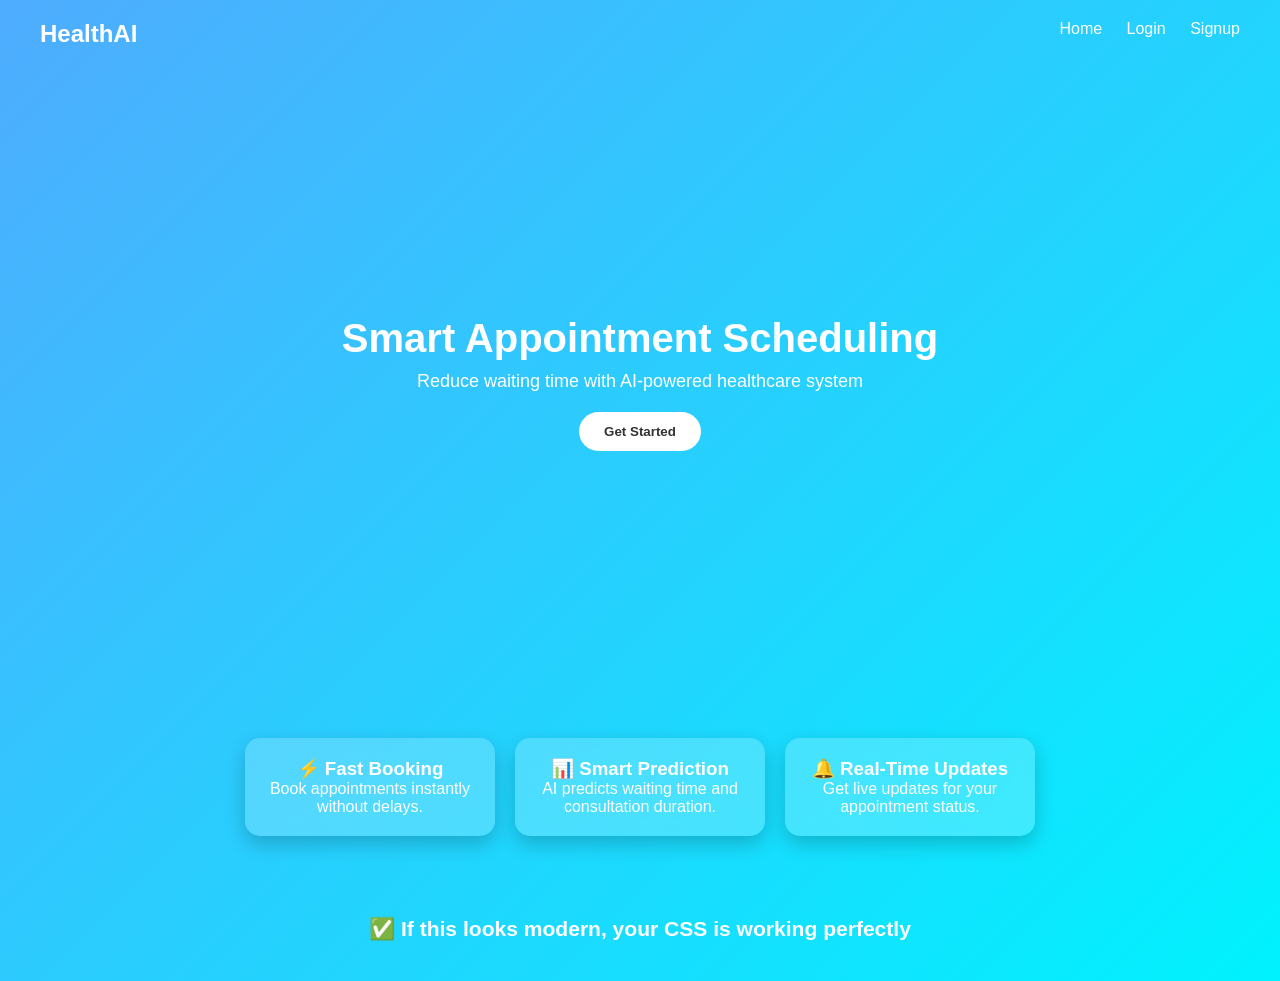
<file: frontend/html/index.html>
<!DOCTYPE html>
<html lang="en">
<head>
    <meta charset="UTF-8">
    <meta name="viewport" content="width=device-width, initial-scale=1.0">
    <title>Smart Appointment System</title>

    <link rel="stylesheet" href="../css/style.css">
</head>
<body>

    <!-- Navbar -->
    <header class="navbar">
        <h1>HealthAI</h1>
        <nav>
            <a href="#">Home</a>
            <a href="#">Login</a>
            <a href="#">Signup</a>
        </nav>
    </header>

    <!-- Hero Section -->
    <section class="hero">
        <div class="hero-content">
            <h2>Smart Appointment Scheduling</h2>
            <p>Reduce waiting time with AI-powered healthcare system</p>
            <button class="btn">Get Started</button>
        </div>
    </section>

    <!-- Features Section -->
    <section class="features">

        <div class="card">
            <h3>⚡ Fast Booking</h3>
            <p>Book appointments instantly without delays.</p>
        </div>

        <div class="card">
            <h3>📊 Smart Prediction</h3>
            <p>AI predicts waiting time and consultation duration.</p>
        </div>

        <div class="card">
            <h3>🔔 Real-Time Updates</h3>
            <p>Get live updates for your appointment status.</p>
        </div>

    </section>

    <!-- Test Section -->
    <section class="test">
        <h3>✅ If this looks modern, your CSS is working perfectly</h3>
    </section>

</body>
</html>
</file>
<file: frontend/css/style.css>
/* Reset */
* {
    margin: 0;
    padding: 0;
    box-sizing: border-box;
}

/* Body */
body {
    font-family: 'Segoe UI', sans-serif;
    background: linear-gradient(135deg, #4facfe, #00f2fe);
    color: #333;
}

/* Navbar */
.navbar {
    display: flex;
    justify-content: space-between;
    padding: 20px 40px;
    color: white;
}

.navbar h1 {
    font-size: 24px;
}

.navbar a {
    color: white;
    margin-left: 20px;
    text-decoration: none;
    font-weight: 500;
    transition: 0.3s;
}

.navbar a:hover {
    color: #ffe600;
}

/* Hero Section */
.hero {
    display: flex;
    justify-content: center;
    align-items: center;
    height: 70vh;
    text-align: center;
    color: white;
}

.hero h2 {
    font-size: 40px;
    margin-bottom: 10px;
}

.hero p {
    font-size: 18px;
    margin-bottom: 20px;
}

/* Button */
.btn {
    padding: 12px 25px;
    border: none;
    background: #fff;
    color: #333;
    border-radius: 30px;
    font-weight: bold;
    cursor: pointer;
    transition: 0.3s;
}

.btn:hover {
    background: #333;
    color: white;
}

/* Features Section */
.features {
    display: flex;
    justify-content: center;
    gap: 20px;
    padding: 40px;
}

/* Cards (Glass Effect) */
.card {
    background: rgba(255, 255, 255, 0.2);
    backdrop-filter: blur(10px);
    padding: 20px;
    width: 250px;
    border-radius: 15px;
    text-align: center;
    color: white;
    transition: 0.3s;
    box-shadow: 0 8px 20px rgba(0,0,0,0.2);
}

.card:hover {
    transform: translateY(-10px);
}

/* Test Section */
.test {
    text-align: center;
    padding: 40px;
    color: white;
    font-size: 18px;
}
</file>
